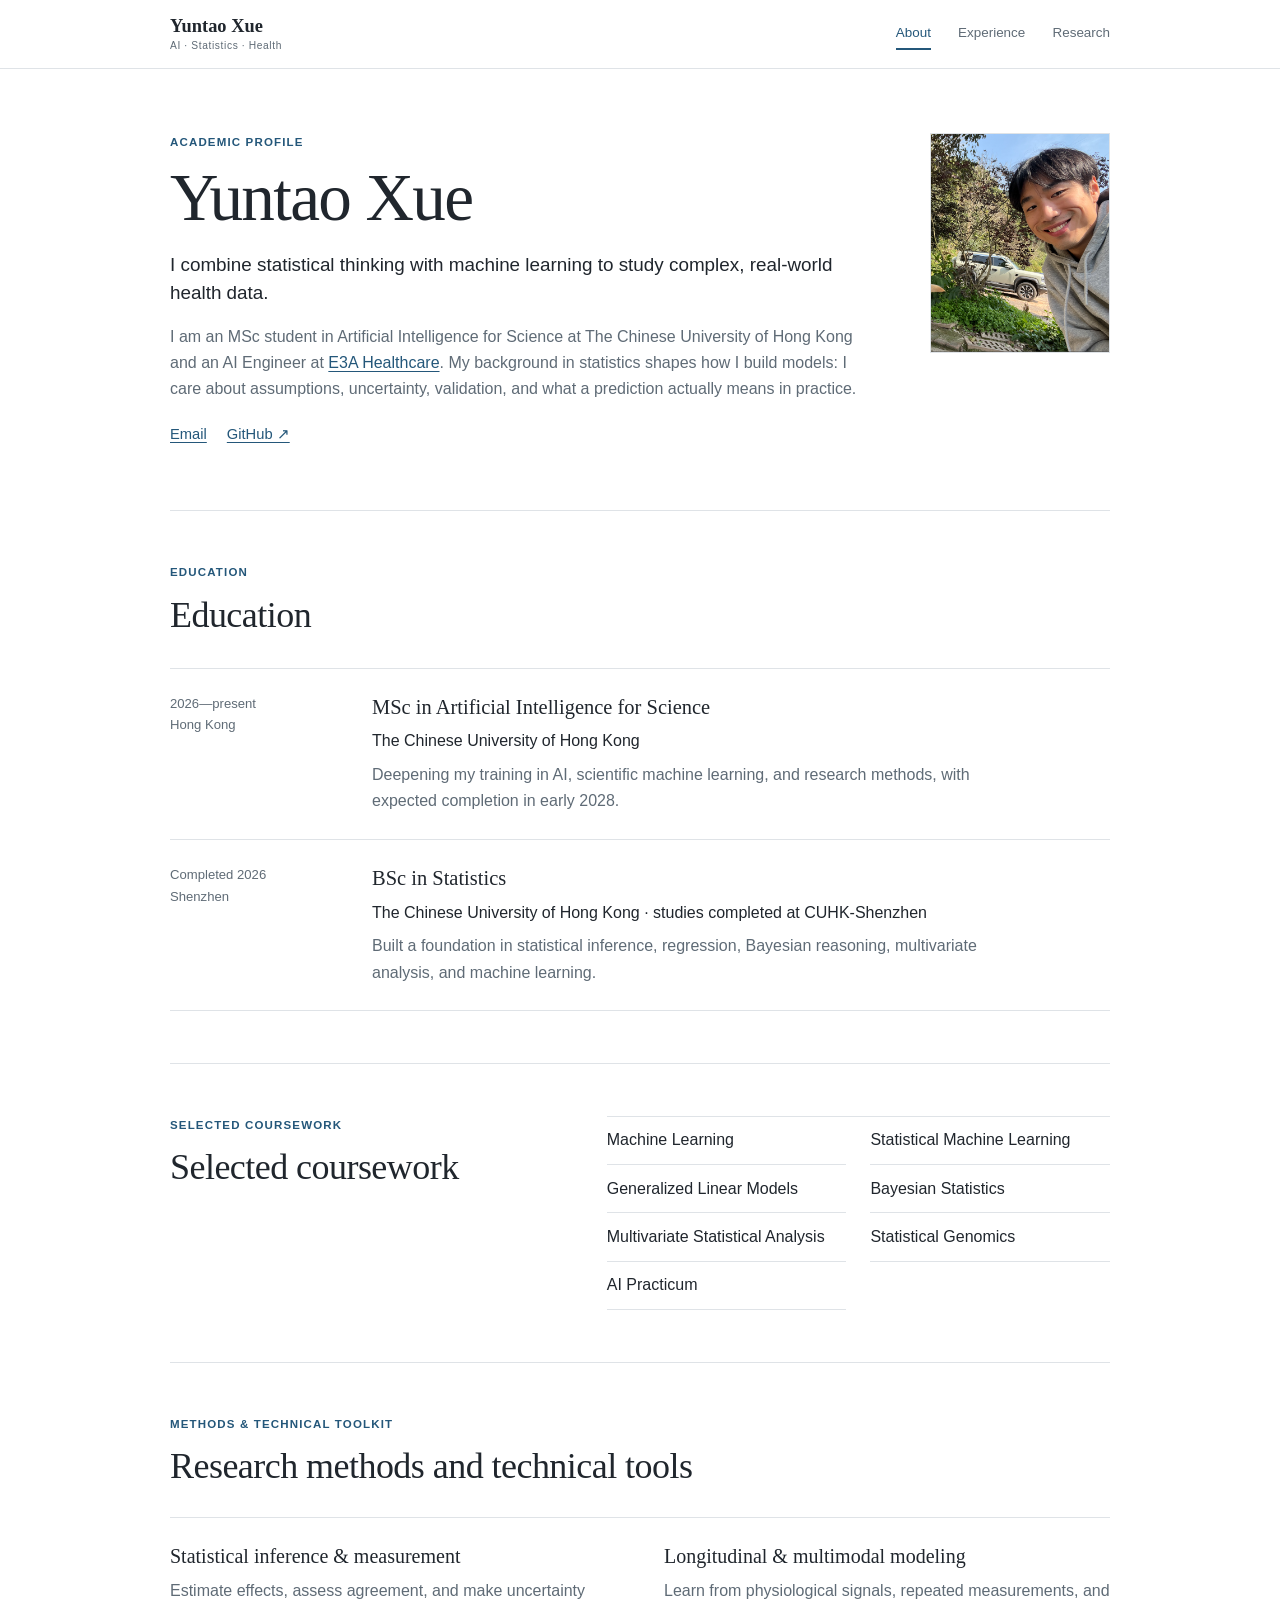
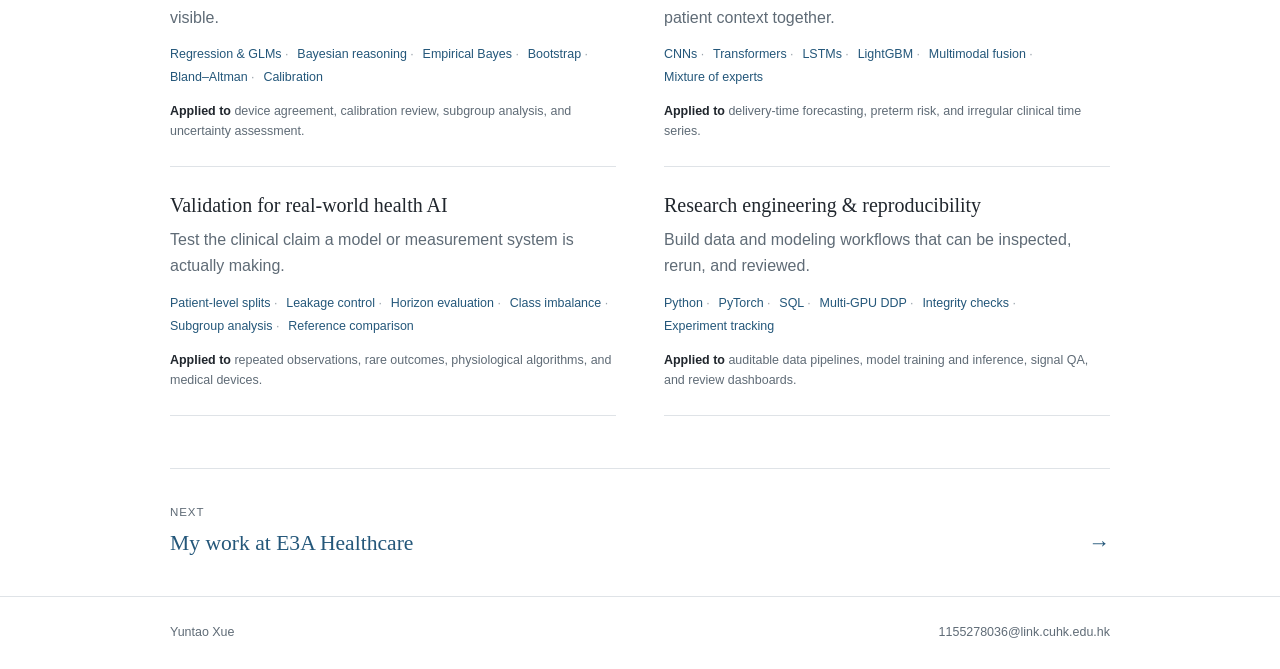
<file: index.html>
<!doctype html>
<html lang="en">
  <head>
    <meta charset="utf-8" />
    <meta name="viewport" content="width=device-width, initial-scale=1" />
    <meta name="description" content="Education, training, and technical skills of Yuntao Xue, an MSc student in Artificial Intelligence for Science at CUHK and AI Engineer at E3A Healthcare." />
    <meta name="theme-color" content="#ffffff" />
    <title>Yuntao Xue | Academic Profile</title>
    <link rel="icon" href="assets/favicon.svg" type="image/svg+xml" />
    <link rel="stylesheet" href="styles.css?v=20261013-academic-v5" />
  </head>
  <body>
    <a class="skip-link" href="#main">Skip to content</a>
    <header class="site-header">
      <div class="shell nav-wrap">
        <a class="brand" href="index.html"><span>Yuntao Xue</span><small>AI · Statistics · Health</small></a>
        <button class="menu-button" type="button" aria-expanded="false" aria-controls="nav-links">Menu</button>
        <nav id="nav-links" aria-label="Main navigation">
          <a class="active" href="index.html">About</a>
          <a href="experience.html">Experience</a>
          <a href="interests.html">Research</a>
        </nav>
      </div>
    </header>

    <main id="main">
      <section class="shell intro intro-profile">
        <div class="intro-copy">
          <p class="label">Academic profile</p>
          <h1>Yuntao Xue</h1>
          <p class="lead">I combine statistical thinking with machine learning to study complex, real-world health data.</p>
          <p class="intro-text">
            I am an MSc student in Artificial Intelligence for Science at The Chinese University of Hong Kong and an AI Engineer at <a class="company-link" href="https://e3ahealth.com/" target="_blank" rel="noreferrer">E3A Healthcare</a>. My background in statistics shapes how I build models: I care about assumptions, uncertainty, validation, and what a prediction actually means in practice.
          </p>
          <div class="inline-links">
            <a href="mailto:1155278036@link.cuhk.edu.hk">Email</a>
            <a href="https://github.com/yuntaoxue2026" target="_blank" rel="noreferrer">GitHub ↗</a>
          </div>
        </div>
        <figure class="portrait">
          <img src="assets/yuntao-xue.png" alt="Portrait of Yuntao Xue" />
        </figure>
      </section>

      <section class="shell page-section" aria-labelledby="education-title">
        <div class="section-heading">
          <p class="label">Education</p>
          <h2 id="education-title">Education</h2>
        </div>
        <div class="timeline">
          <article class="timeline-item">
            <div class="timeline-meta"><span>2026—present</span><span>Hong Kong</span></div>
            <div>
              <h3>MSc in Artificial Intelligence for Science</h3>
              <p class="institution">The Chinese University of Hong Kong</p>
              <p>Deepening my training in AI, scientific machine learning, and research methods, with expected completion in early 2028.</p>
            </div>
          </article>
          <article class="timeline-item">
            <div class="timeline-meta"><span>Completed 2026</span><span>Shenzhen</span></div>
            <div>
              <h3>BSc in Statistics</h3>
              <p class="institution">The Chinese University of Hong Kong · studies completed at CUHK-Shenzhen</p>
              <p>Built a foundation in statistical inference, regression, Bayesian reasoning, multivariate analysis, and machine learning.</p>
            </div>
          </article>
        </div>
      </section>

      <section class="shell page-section two-columns" aria-labelledby="coursework-title">
        <div class="section-heading compact">
          <p class="label">Selected coursework</p>
          <h2 id="coursework-title">Selected coursework</h2>
        </div>
        <ul class="simple-list course-list">
          <li>Machine Learning</li>
          <li>Statistical Machine Learning</li>
          <li>Generalized Linear Models</li>
          <li>Bayesian Statistics</li>
          <li>Multivariate Statistical Analysis</li>
          <li>Statistical Genomics</li>
          <li>AI Practicum</li>
        </ul>
      </section>

      <section class="shell page-section" aria-labelledby="skills-title">
        <div class="section-heading compact">
          <p class="label">Methods &amp; technical toolkit</p>
          <h2 id="skills-title">Research methods and technical tools</h2>
        </div>
        <div class="skill-grid">
          <article class="method-card">
            <span class="method-number">01</span>
            <h3>Statistical inference &amp; measurement</h3>
            <p class="method-purpose">Estimate effects, assess agreement, and make uncertainty visible.</p>
            <div class="method-tags" aria-label="Statistical methods">
              <span>Regression &amp; GLMs</span><span>Bayesian reasoning</span><span>Empirical Bayes</span><span>Bootstrap</span><span>Bland–Altman</span><span>Calibration</span>
            </div>
            <p class="method-application"><strong>Applied to</strong> device agreement, calibration review, subgroup analysis, and uncertainty assessment.</p>
          </article>
          <article class="method-card">
            <span class="method-number">02</span>
            <h3>Longitudinal &amp; multimodal modeling</h3>
            <p class="method-purpose">Learn from physiological signals, repeated measurements, and patient context together.</p>
            <div class="method-tags" aria-label="Machine learning methods">
              <span>CNNs</span><span>Transformers</span><span>LSTMs</span><span>LightGBM</span><span>Multimodal fusion</span><span>Mixture of experts</span>
            </div>
            <p class="method-application"><strong>Applied to</strong> delivery-time forecasting, preterm risk, and irregular clinical time series.</p>
          </article>
          <article class="method-card">
            <span class="method-number">03</span>
            <h3>Validation for real-world health AI</h3>
            <p class="method-purpose">Test the clinical claim a model or measurement system is actually making.</p>
            <div class="method-tags" aria-label="Validation methods">
              <span>Patient-level splits</span><span>Leakage control</span><span>Horizon evaluation</span><span>Class imbalance</span><span>Subgroup analysis</span><span>Reference comparison</span>
            </div>
            <p class="method-application"><strong>Applied to</strong> repeated observations, rare outcomes, physiological algorithms, and medical devices.</p>
          </article>
          <article class="method-card">
            <span class="method-number">04</span>
            <h3>Research engineering &amp; reproducibility</h3>
            <p class="method-purpose">Build data and modeling workflows that can be inspected, rerun, and reviewed.</p>
            <div class="method-tags" aria-label="Engineering tools">
              <span>Python</span><span>PyTorch</span><span>SQL</span><span>Multi-GPU DDP</span><span>Integrity checks</span><span>Experiment tracking</span>
            </div>
            <p class="method-application"><strong>Applied to</strong> auditable data pipelines, model training and inference, signal QA, and review dashboards.</p>
          </article>
        </div>
      </section>

      <section class="shell next-page">
        <p>Next</p>
        <a href="experience.html"><span>My work at E3A Healthcare</span><span>→</span></a>
      </section>
    </main>

    <footer class="site-footer">
      <div class="shell"><span>Yuntao Xue</span><span>1155278036@link.cuhk.edu.hk</span></div>
    </footer>
    <script src="script.js?v=20261012-3page"></script>
  </body>
</html>
</file>
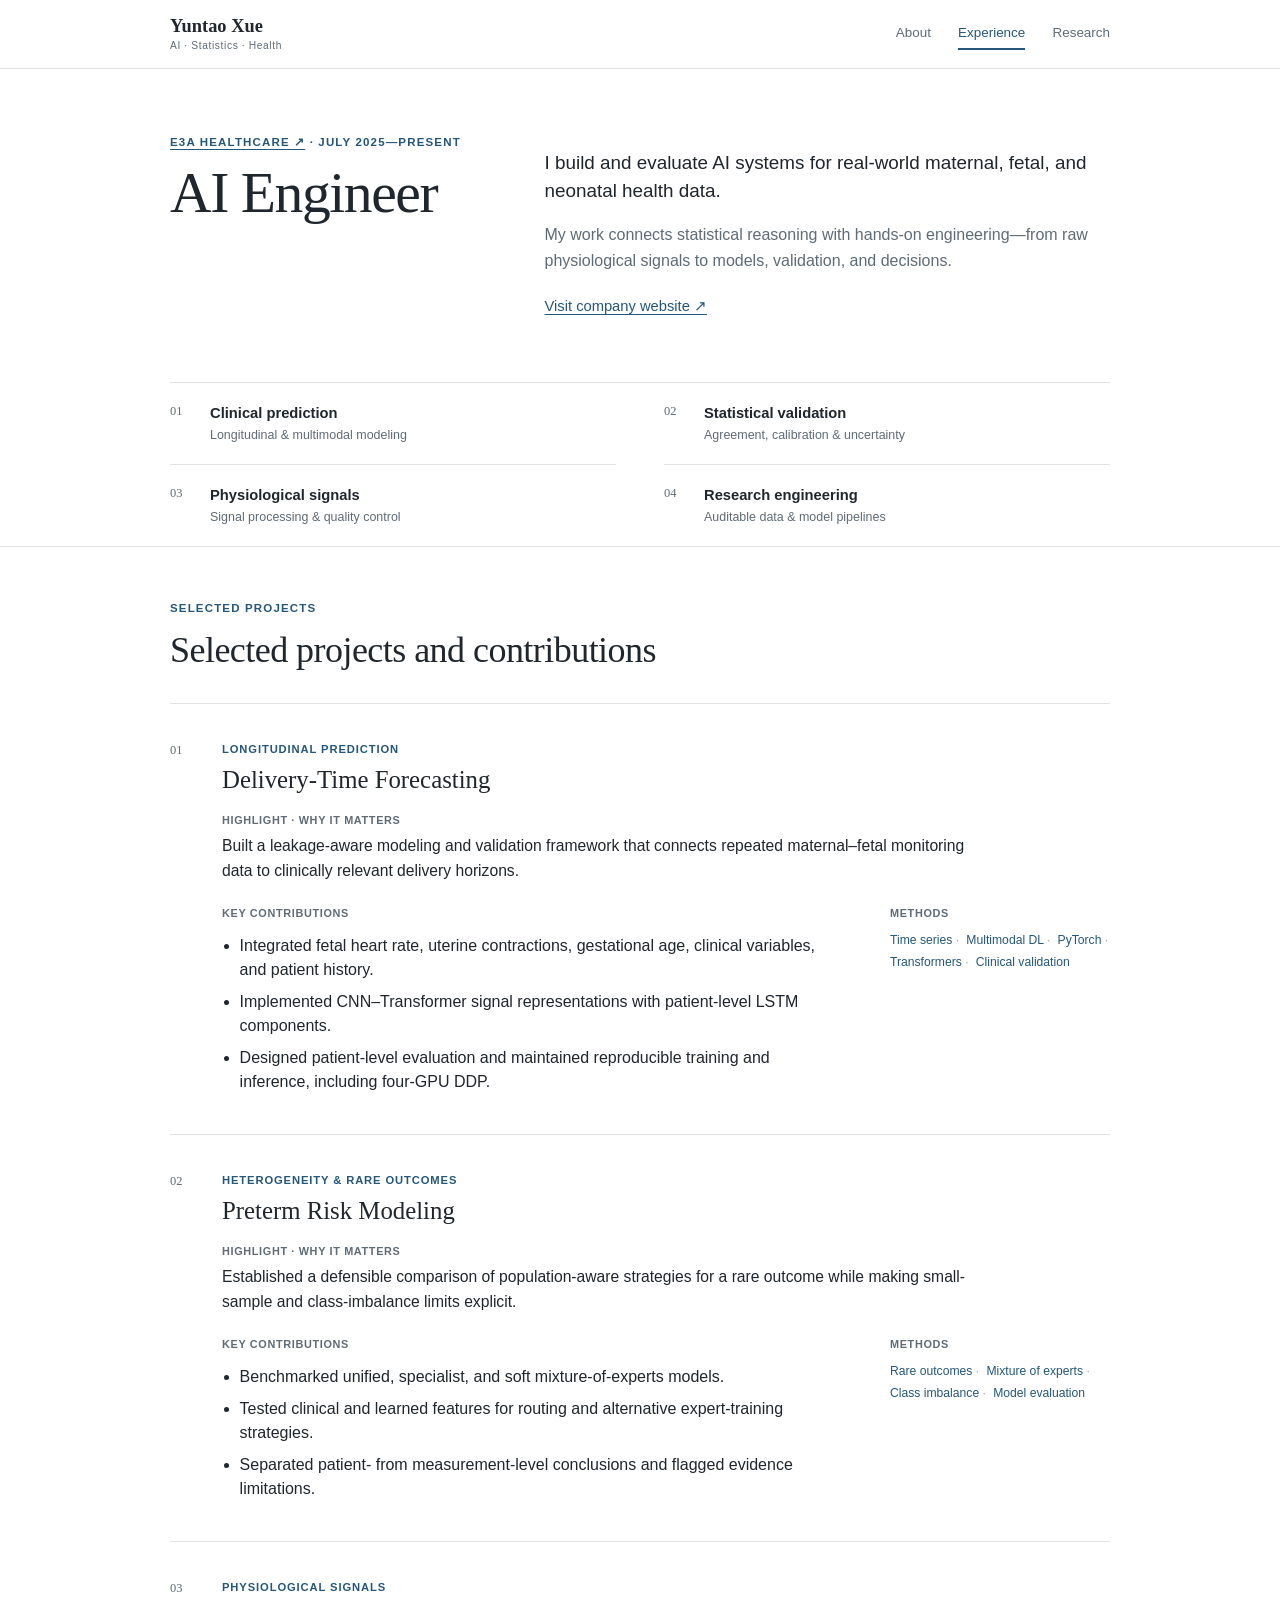
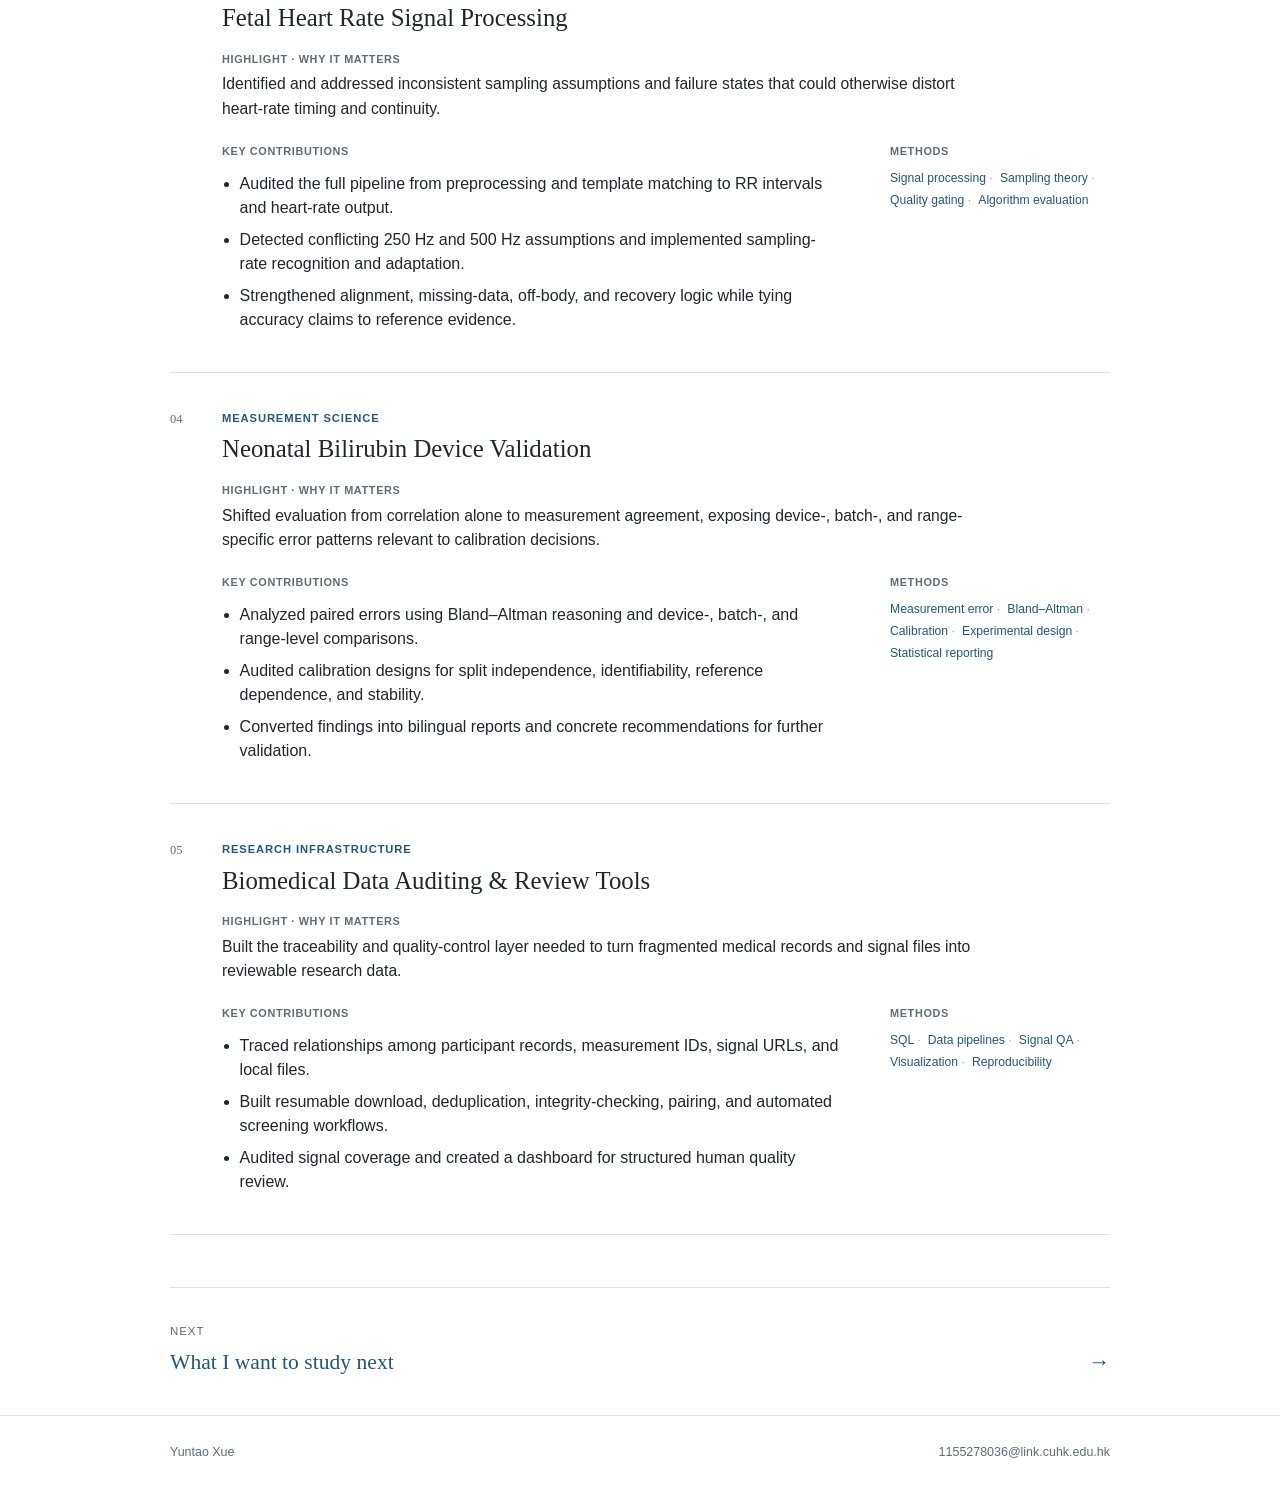
<file: experience.html>
<!doctype html>
<html lang="en">
  <head>
    <meta charset="utf-8" />
    <meta name="viewport" content="width=device-width, initial-scale=1" />
    <meta name="description" content="Yuntao Xue's work as an AI Engineer at E3A Healthcare across longitudinal prediction, physiological signals, medical device validation, and health data infrastructure." />
    <meta name="theme-color" content="#ffffff" />
    <title>Yuntao Xue | E3A Experience</title>
    <link rel="icon" href="assets/favicon.svg" type="image/svg+xml" />
    <link rel="stylesheet" href="styles.css?v=20261013-academic-v5" />
  </head>
  <body>
    <a class="skip-link" href="#main">Skip to content</a>
    <header class="site-header">
      <div class="shell nav-wrap">
        <a class="brand" href="index.html"><span>Yuntao Xue</span><small>AI · Statistics · Health</small></a>
        <button class="menu-button" type="button" aria-expanded="false" aria-controls="nav-links">Menu</button>
        <nav id="nav-links" aria-label="Main navigation">
          <a href="index.html">About</a>
          <a class="active" href="experience.html">Experience</a>
          <a href="interests.html">Research</a>
        </nav>
      </div>
    </header>

    <main id="main">
      <section class="shell intro page-intro experience-intro">
        <div>
          <p class="label"><a class="company-link" href="https://e3ahealth.com/" target="_blank" rel="noreferrer">E3A Healthcare ↗</a> · July 2025—present</p>
          <h1>AI Engineer</h1>
        </div>
        <div class="intro-side">
          <p class="lead">I build and evaluate AI systems for real-world maternal, fetal, and neonatal health data.</p>
          <p>My work connects statistical reasoning with hands-on engineering—from raw physiological signals to models, validation, and decisions.</p>
          <div class="inline-links"><a href="https://e3ahealth.com/" target="_blank" rel="noreferrer">Visit company website ↗</a></div>
        </div>
      </section>

      <section class="expertise-strip" aria-label="Core expertise">
        <div class="shell expertise-grid">
          <div><span>01</span><strong>Clinical prediction</strong><small>Longitudinal &amp; multimodal modeling</small></div>
          <div><span>02</span><strong>Statistical validation</strong><small>Agreement, calibration &amp; uncertainty</small></div>
          <div><span>03</span><strong>Physiological signals</strong><small>Signal processing &amp; quality control</small></div>
          <div><span>04</span><strong>Research engineering</strong><small>Auditable data &amp; model pipelines</small></div>
        </div>
      </section>

      <section class="shell page-section projects-section" aria-labelledby="projects-title">
        <div class="section-heading project-heading">
          <p class="label">Selected projects</p>
          <h2 id="projects-title">Selected projects and contributions</h2>
        </div>

        <div class="project-stack">
          <article class="project-card">
            <div class="project-card-head">
              <span class="project-number">01</span>
              <div>
                <p class="project-domain">Longitudinal prediction</p>
                <h3>Delivery-Time Forecasting</h3>
                <div class="project-highlight"><span>Highlight · Why it matters</span><p>Built a leakage-aware modeling and validation framework that connects repeated maternal–fetal monitoring data to clinically relevant delivery horizons.</p></div>
              </div>
            </div>
            <div class="project-card-body">
              <div class="project-contribution">
                <p class="contribution-label">Key contributions</p>
                <ul>
                  <li>Integrated fetal heart rate, uterine contractions, gestational age, clinical variables, and patient history.</li>
                  <li>Implemented CNN–Transformer signal representations with patient-level LSTM components.</li>
                  <li>Designed patient-level evaluation and maintained reproducible training and inference, including four-GPU DDP.</li>
                </ul>
              </div>
              <div class="expertise-tags" aria-label="Expertise used"><span>Time series</span><span>Multimodal DL</span><span>PyTorch</span><span>Transformers</span><span>Clinical validation</span></div>
            </div>
          </article>

          <article class="project-card">
            <div class="project-card-head">
              <span class="project-number">02</span>
              <div>
                <p class="project-domain">Heterogeneity &amp; rare outcomes</p>
                <h3>Preterm Risk Modeling</h3>
                <div class="project-highlight"><span>Highlight · Why it matters</span><p>Established a defensible comparison of population-aware strategies for a rare outcome while making small-sample and class-imbalance limits explicit.</p></div>
              </div>
            </div>
            <div class="project-card-body">
              <div class="project-contribution">
                <p class="contribution-label">Key contributions</p>
                <ul>
                  <li>Benchmarked unified, specialist, and soft mixture-of-experts models.</li>
                  <li>Tested clinical and learned features for routing and alternative expert-training strategies.</li>
                  <li>Separated patient- from measurement-level conclusions and flagged evidence limitations.</li>
                </ul>
              </div>
              <div class="expertise-tags" aria-label="Expertise used"><span>Rare outcomes</span><span>Mixture of experts</span><span>Class imbalance</span><span>Model evaluation</span></div>
            </div>
          </article>

          <article class="project-card">
            <div class="project-card-head">
              <span class="project-number">03</span>
              <div>
                <p class="project-domain">Physiological signals</p>
                <h3>Fetal Heart Rate Signal Processing</h3>
                <div class="project-highlight"><span>Highlight · Why it matters</span><p>Identified and addressed inconsistent sampling assumptions and failure states that could otherwise distort heart-rate timing and continuity.</p></div>
              </div>
            </div>
            <div class="project-card-body">
              <div class="project-contribution">
                <p class="contribution-label">Key contributions</p>
                <ul>
                  <li>Audited the full pipeline from preprocessing and template matching to RR intervals and heart-rate output.</li>
                  <li>Detected conflicting 250 Hz and 500 Hz assumptions and implemented sampling-rate recognition and adaptation.</li>
                  <li>Strengthened alignment, missing-data, off-body, and recovery logic while tying accuracy claims to reference evidence.</li>
                </ul>
              </div>
              <div class="expertise-tags" aria-label="Expertise used"><span>Signal processing</span><span>Sampling theory</span><span>Quality gating</span><span>Algorithm evaluation</span></div>
            </div>
          </article>

          <article class="project-card">
            <div class="project-card-head">
              <span class="project-number">04</span>
              <div>
                <p class="project-domain">Measurement science</p>
                <h3>Neonatal Bilirubin Device Validation</h3>
                <div class="project-highlight"><span>Highlight · Why it matters</span><p>Shifted evaluation from correlation alone to measurement agreement, exposing device-, batch-, and range-specific error patterns relevant to calibration decisions.</p></div>
              </div>
            </div>
            <div class="project-card-body">
              <div class="project-contribution">
                <p class="contribution-label">Key contributions</p>
                <ul>
                  <li>Analyzed paired errors using Bland–Altman reasoning and device-, batch-, and range-level comparisons.</li>
                  <li>Audited calibration designs for split independence, identifiability, reference dependence, and stability.</li>
                  <li>Converted findings into bilingual reports and concrete recommendations for further validation.</li>
                </ul>
              </div>
              <div class="expertise-tags" aria-label="Expertise used"><span>Measurement error</span><span>Bland–Altman</span><span>Calibration</span><span>Experimental design</span><span>Statistical reporting</span></div>
            </div>
          </article>

          <article class="project-card">
            <div class="project-card-head">
              <span class="project-number">05</span>
              <div>
                <p class="project-domain">Research infrastructure</p>
                <h3>Biomedical Data Auditing &amp; Review Tools</h3>
                <div class="project-highlight"><span>Highlight · Why it matters</span><p>Built the traceability and quality-control layer needed to turn fragmented medical records and signal files into reviewable research data.</p></div>
              </div>
            </div>
            <div class="project-card-body">
              <div class="project-contribution">
                <p class="contribution-label">Key contributions</p>
                <ul>
                  <li>Traced relationships among participant records, measurement IDs, signal URLs, and local files.</li>
                  <li>Built resumable download, deduplication, integrity-checking, pairing, and automated screening workflows.</li>
                  <li>Audited signal coverage and created a dashboard for structured human quality review.</li>
                </ul>
              </div>
              <div class="expertise-tags" aria-label="Expertise used"><span>SQL</span><span>Data pipelines</span><span>Signal QA</span><span>Visualization</span><span>Reproducibility</span></div>
            </div>
          </article>
        </div>
      </section>

      <section class="shell next-page">
        <p>Next</p>
        <a href="interests.html"><span>What I want to study next</span><span>→</span></a>
      </section>
    </main>

    <footer class="site-footer">
      <div class="shell"><span>Yuntao Xue</span><span>1155278036@link.cuhk.edu.hk</span></div>
    </footer>
    <script src="script.js?v=20261012-exp-v2"></script>
  </body>
</html>
</file>
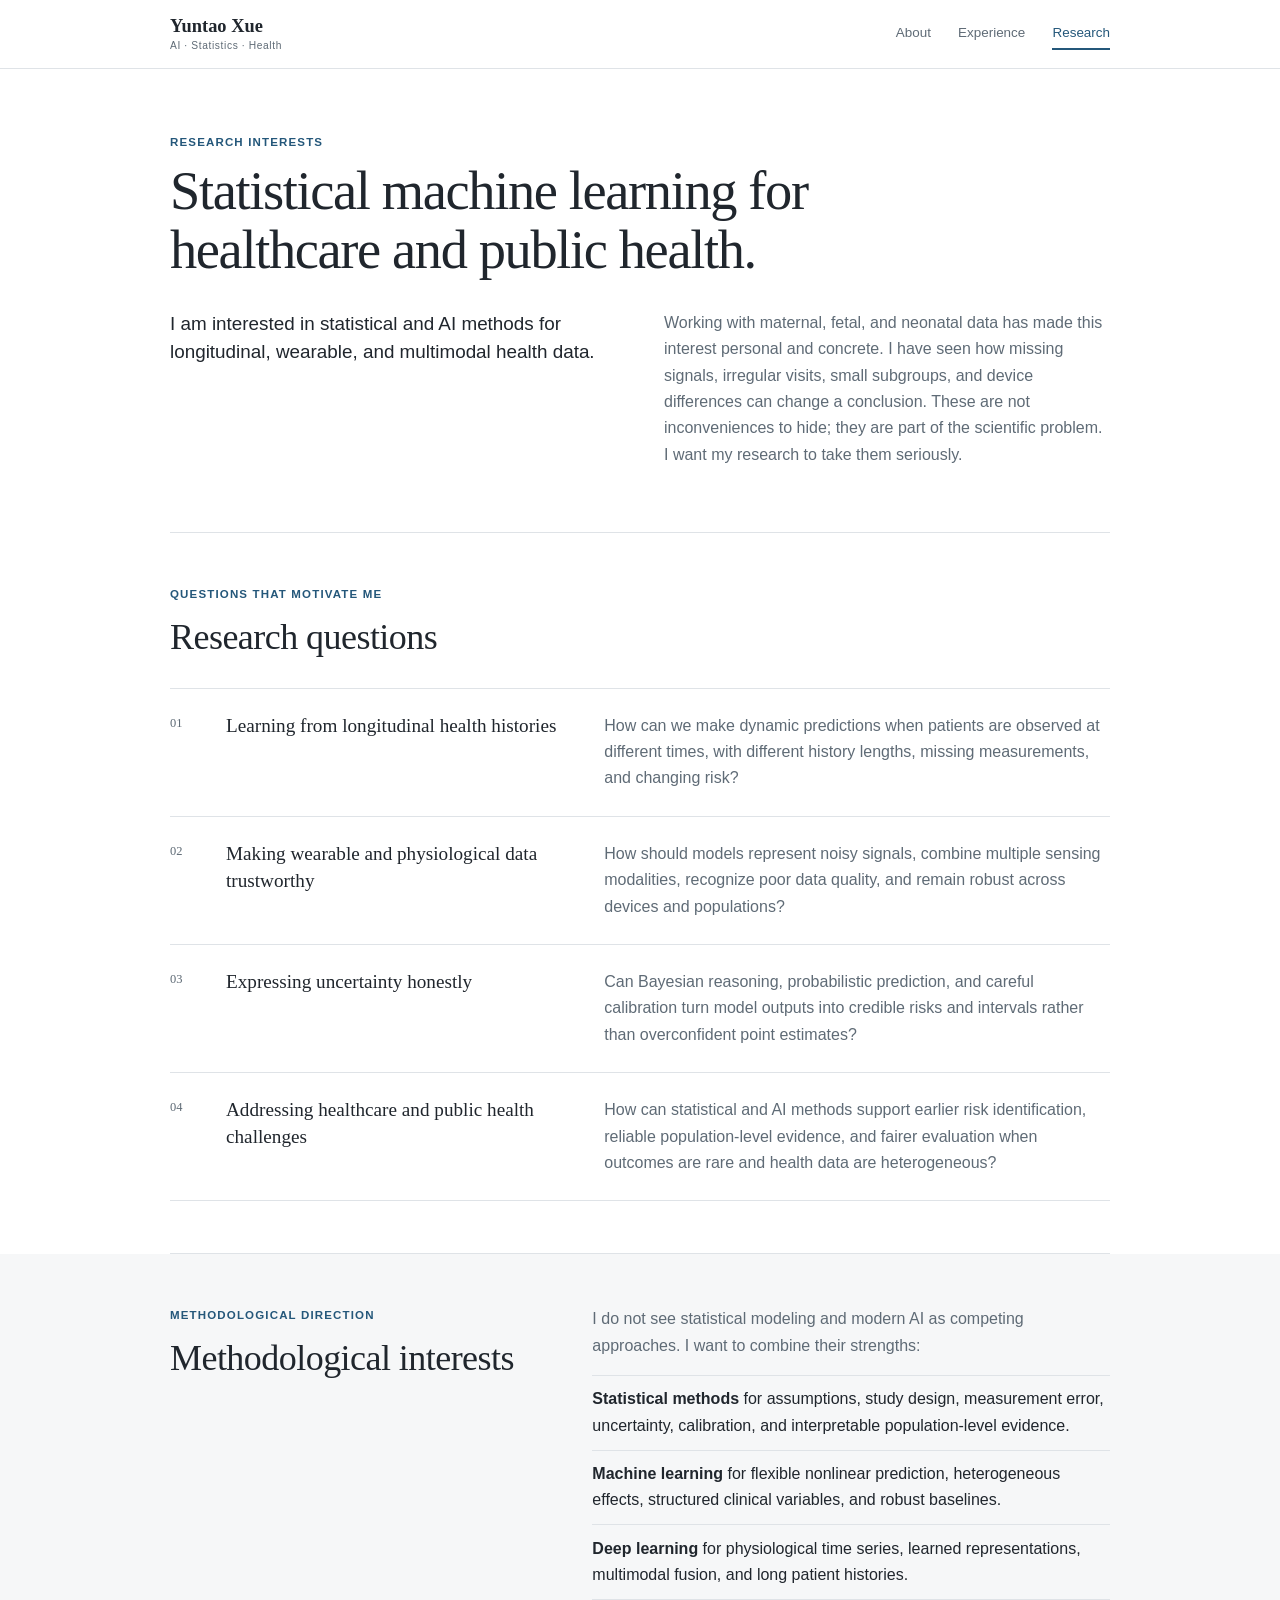
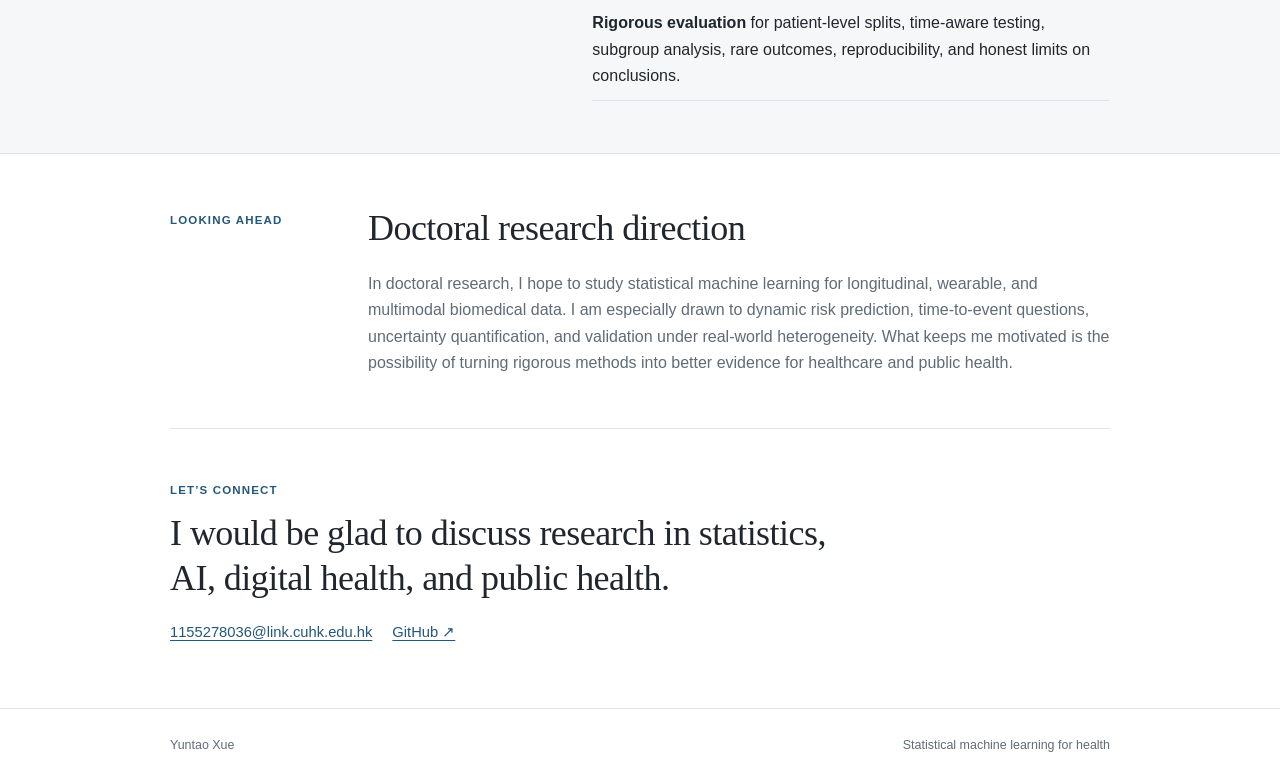
<file: interests.html>
<!doctype html>
<html lang="en">
  <head>
    <meta charset="utf-8" />
    <meta name="viewport" content="width=device-width, initial-scale=1" />
    <meta name="description" content="Yuntao Xue's research interests in statistical machine learning, deep learning, longitudinal health data, wearable sensing, and public health." />
    <meta name="theme-color" content="#ffffff" />
    <title>Yuntao Xue | Research Interests</title>
    <link rel="icon" href="assets/favicon.svg" type="image/svg+xml" />
    <link rel="stylesheet" href="styles.css?v=20261013-academic-v5" />
  </head>
  <body>
    <a class="skip-link" href="#main">Skip to content</a>
    <header class="site-header">
      <div class="shell nav-wrap">
        <a class="brand" href="index.html"><span>Yuntao Xue</span><small>AI · Statistics · Health</small></a>
        <button class="menu-button" type="button" aria-expanded="false" aria-controls="nav-links">Menu</button>
        <nav id="nav-links" aria-label="Main navigation">
          <a href="index.html">About</a>
          <a href="experience.html">Experience</a>
          <a class="active" href="interests.html">Research</a>
        </nav>
      </div>
    </header>

    <main id="main">
      <section class="shell intro interest-intro">
        <p class="label">Research interests</p>
        <h1>Statistical machine learning for healthcare and public health.</h1>
        <div class="interest-opening">
          <p class="lead">I am interested in statistical and AI methods for longitudinal, wearable, and multimodal health data.</p>
          <p>
            Working with maternal, fetal, and neonatal data has made this interest personal and concrete. I have seen how missing signals, irregular visits, small subgroups, and device differences can change a conclusion. These are not inconveniences to hide; they are part of the scientific problem. I want my research to take them seriously.
          </p>
        </div>
      </section>

      <section class="shell page-section" aria-labelledby="questions-title">
        <div class="section-heading compact">
          <p class="label">Questions that motivate me</p>
          <h2 id="questions-title">Research questions</h2>
        </div>
        <div class="interest-list">
          <article>
            <span>01</span>
            <h3>Learning from longitudinal health histories</h3>
            <p>How can we make dynamic predictions when patients are observed at different times, with different history lengths, missing measurements, and changing risk?</p>
          </article>
          <article>
            <span>02</span>
            <h3>Making wearable and physiological data trustworthy</h3>
            <p>How should models represent noisy signals, combine multiple sensing modalities, recognize poor data quality, and remain robust across devices and populations?</p>
          </article>
          <article>
            <span>03</span>
            <h3>Expressing uncertainty honestly</h3>
            <p>Can Bayesian reasoning, probabilistic prediction, and careful calibration turn model outputs into credible risks and intervals rather than overconfident point estimates?</p>
          </article>
          <article>
            <span>04</span>
            <h3>Addressing healthcare and public health challenges</h3>
            <p>How can statistical and AI methods support earlier risk identification, reliable population-level evidence, and fairer evaluation when outcomes are rare and health data are heterogeneous?</p>
          </article>
        </div>
      </section>

      <section class="methods-band" aria-labelledby="methods-title">
        <div class="shell methods-grid">
          <div class="section-heading compact">
            <p class="label">Methodological direction</p>
            <h2 id="methods-title">Methodological interests</h2>
          </div>
          <div class="methods-copy">
            <p>I do not see statistical modeling and modern AI as competing approaches. I want to combine their strengths:</p>
            <ul class="simple-list">
              <li><strong>Statistical methods</strong> for assumptions, study design, measurement error, uncertainty, calibration, and interpretable population-level evidence.</li>
              <li><strong>Machine learning</strong> for flexible nonlinear prediction, heterogeneous effects, structured clinical variables, and robust baselines.</li>
              <li><strong>Deep learning</strong> for physiological time series, learned representations, multimodal fusion, and long patient histories.</li>
              <li><strong>Rigorous evaluation</strong> for patient-level splits, time-aware testing, subgroup analysis, rare outcomes, reproducibility, and honest limits on conclusions.</li>
            </ul>
          </div>
        </div>
      </section>

      <section class="shell page-section future-section">
        <p class="label">Looking ahead</p>
        <h2>Doctoral research direction</h2>
        <p>
          In doctoral research, I hope to study statistical machine learning for longitudinal, wearable, and multimodal biomedical data. I am especially drawn to dynamic risk prediction, time-to-event questions, uncertainty quantification, and validation under real-world heterogeneity. What keeps me motivated is the possibility of turning rigorous methods into better evidence for healthcare and public health.
        </p>
      </section>

      <section class="shell contact-block">
        <p class="label">Let’s connect</p>
        <h2>I would be glad to discuss research in statistics, AI, digital health, and public health.</h2>
        <div class="inline-links">
          <a href="mailto:1155278036@link.cuhk.edu.hk">1155278036@link.cuhk.edu.hk</a>
          <a href="https://github.com/yuntaoxue2026" target="_blank" rel="noreferrer">GitHub ↗</a>
        </div>
      </section>
    </main>

    <footer class="site-footer">
      <div class="shell"><span>Yuntao Xue</span><span>Statistical machine learning for health</span></div>
    </footer>
    <script src="script.js?v=20261012-3page"></script>
  </body>
</html>
</file>
<file: styles.css>
:root {
  --bg: #ffffff;
  --surface: #f6f7f8;
  --text: #20262d;
  --muted: #5f6b76;
  --line: #dfe3e7;
  --accent: #24577a;
  --shell: 940px;
  --sans: -apple-system, BlinkMacSystemFont, "Segoe UI", Helvetica, Arial, sans-serif;
  --serif: Georgia, "Times New Roman", serif;
}

* { box-sizing: border-box; }
html { scroll-behavior: smooth; }
body { margin: 0; color: var(--text); background: var(--bg); font-family: var(--sans); font-size: 16px; line-height: 1.65; }
::selection { color: #fff; background: var(--accent); }
a { color: var(--accent); text-underline-offset: 3px; }
.shell { width: min(var(--shell), calc(100% - 48px)); margin-inline: auto; }
.skip-link { position: fixed; left: 1rem; top: -5rem; z-index: 100; padding: .6rem .9rem; color: #fff; background: var(--accent); }
.skip-link:focus { top: 1rem; }

.site-header { position: sticky; top: 0; z-index: 20; background: rgba(255,255,255,.96); border-bottom: 1px solid var(--line); }
.nav-wrap { min-height: 68px; display: flex; align-items: center; justify-content: space-between; gap: 2rem; }
.brand { display: flex; flex-direction: column; color: var(--text); text-decoration: none; line-height: 1.2; }
.brand span { font-family: var(--serif); font-size: 1.15rem; font-weight: 700; }
.brand small { margin-top: .2rem; color: var(--muted); font-size: .64rem; letter-spacing: .06em; }
nav { display: flex; align-items: center; gap: 1.7rem; }
nav a { padding-block: 4px; color: var(--muted); border-bottom: 2px solid transparent; font-size: .84rem; text-decoration: none; }
nav a:hover, nav a.active { color: var(--accent); border-color: var(--accent); }
.menu-button { display: none; padding: .4rem .65rem; color: var(--text); background: #fff; border: 1px solid var(--line); font: inherit; font-size: .82rem; }

h1, h2, h3, p { overflow-wrap: break-word; }
h1 { margin: 0; font-family: var(--serif); font-size: clamp(2.65rem, 6vw, 4.2rem); font-weight: 400; line-height: 1.08; letter-spacing: -.025em; }
h2 { margin: 0; font-family: var(--serif); font-size: clamp(1.65rem, 3vw, 2.25rem); font-weight: 400; line-height: 1.25; letter-spacing: -.015em; }
h3 { margin: 0; font-size: 1.12rem; line-height: 1.4; }
.label { margin: 0 0 .65rem; color: var(--accent); font-size: .72rem; font-weight: 700; text-transform: uppercase; letter-spacing: .1em; }
.lead { max-width: 700px; margin: 1rem 0 0; color: var(--text); font-size: 1.18rem; line-height: 1.5; }
.intro-text { max-width: 700px; margin: 1rem 0 0; color: var(--muted); }
.company-link { color: var(--accent); }
.inline-links { display: flex; flex-wrap: wrap; gap: .6rem 1.25rem; margin-top: 1.2rem; }
.inline-links a { font-size: .92rem; }

.intro { padding-block: 64px; border-bottom: 1px solid var(--line); }
.intro-profile { min-height: auto; display: grid; grid-template-columns: minmax(0, 1fr) 180px; align-items: start; gap: 64px; }
.portrait { width: 180px; height: 220px; margin: 0; border: 1px solid var(--line); overflow: hidden; }
.portrait img { width: 100%; height: 100%; display: block; object-fit: cover; object-position: 62% 42%; }

.page-section { padding-block: 52px; border-bottom: 1px solid var(--line); }
.section-heading { max-width: 720px; margin-bottom: 30px; }
.section-heading.compact { margin-bottom: 28px; }
.timeline { border-top: 1px solid var(--line); }
.timeline-item { display: grid; grid-template-columns: 170px 1fr; gap: 2rem; padding-block: 24px; border-bottom: 1px solid var(--line); }
.timeline-meta { display: flex; flex-direction: column; color: var(--muted); font-size: .82rem; }
.timeline-item h3 { font-family: var(--serif); font-size: 1.28rem; font-weight: 400; }
.timeline-item p { max-width: 650px; margin: .45rem 0 0; color: var(--muted); }
.timeline-item .institution { color: var(--text); }
.two-columns { display: grid; grid-template-columns: 1fr 1.35fr; gap: 64px; align-items: start; }
.simple-list { padding: 0; margin: 0; list-style: none; border-top: 1px solid var(--line); }
.simple-list li { padding: .65rem 0; border-bottom: 1px solid var(--line); }
.course-list { display: grid; grid-template-columns: repeat(2, 1fr); column-gap: 1.5rem; }

.skill-grid { display: grid; grid-template-columns: repeat(2, 1fr); column-gap: 48px; border-top: 1px solid var(--line); }
.skill-grid article { min-height: 0; padding: 24px 0; background: transparent; border-bottom: 1px solid var(--line); }
.method-number { display: none; }
.skill-grid .method-card h3 { max-width: none; margin: 0; color: var(--text); font-family: var(--serif); font-size: 1.25rem; font-weight: 400; }
.skill-grid .method-purpose { margin: .5rem 0 0; color: var(--muted); }
.method-tags { display: flex; flex-wrap: wrap; gap: .15rem .55rem; margin-top: .8rem; }
.method-tags span { padding: 0; color: var(--accent); background: transparent; border: 0; border-radius: 0; font-size: .78rem; }
.method-tags span:not(:last-child)::after { content: " ·"; color: #9aa3ab; }
.skill-grid .method-application { margin: .85rem 0 0; padding: 0; color: var(--muted); border: 0; font-size: .78rem; }
.method-application strong { color: var(--text); font-size: inherit; text-transform: none; letter-spacing: 0; }

.next-page { padding-block: 34px; }
.next-page > p { margin: 0 0 .25rem; color: var(--muted); font-size: .72rem; text-transform: uppercase; letter-spacing: .08em; }
.next-page a { display: flex; justify-content: space-between; gap: 1rem; font-family: var(--serif); font-size: 1.35rem; text-decoration: none; }

.page-intro { min-height: auto; display: grid; grid-template-columns: .7fr 1.3fr; gap: 70px; align-items: start; }
.page-intro h1 { font-size: clamp(2.5rem, 5vw, 3.6rem); }
.intro-side > p:not(.lead) { color: var(--muted); }
.experience-intro { min-height: auto; }
.experience-intro .lead { font-size: 1.18rem; }
.expertise-strip { border-bottom: 1px solid var(--line); }
.expertise-grid { display: grid; grid-template-columns: repeat(2, 1fr); column-gap: 48px; }
.expertise-grid > div { min-height: 0; padding: 18px 0; border-bottom: 1px solid var(--line); display: grid; grid-template-columns: 28px 1fr; gap: 0 12px; }
.expertise-grid > div:nth-last-child(-n+2) { border-bottom: 0; }
.expertise-grid span { grid-row: 1 / 3; color: var(--muted); font-family: var(--serif); font-size: .78rem; }
.expertise-grid strong { font-size: .92rem; }
.expertise-grid small { color: var(--muted); font-size: .78rem; }

.projects-section { padding-top: 52px; }
.project-heading { max-width: 760px; }
.project-stack { border-top: 1px solid var(--line); }
.project-card { padding: 36px 0; background: transparent; border: 0; border-bottom: 1px solid var(--line); }
.project-card-head { display: grid; grid-template-columns: 36px 1fr; gap: 1rem; }
.project-number { color: var(--muted); font-family: var(--serif); font-size: .78rem; }
.project-domain { margin: 0 0 .3rem; color: var(--accent); font-size: .7rem; font-weight: 700; text-transform: uppercase; letter-spacing: .08em; }
.project-card h3 { max-width: 760px; font-family: var(--serif); font-size: 1.55rem; font-weight: 400; }
.project-highlight { max-width: 760px; margin-top: .9rem; padding: 0; background: transparent; border: 0; }
.project-highlight span { display: block; color: var(--muted); font-size: .68rem; font-weight: 700; text-transform: uppercase; letter-spacing: .06em; }
.project-highlight p { margin: .25rem 0 0; color: var(--text); font-size: .98rem; line-height: 1.55; }
.project-card-body { display: grid; grid-template-columns: minmax(0, 1fr) 220px; gap: 48px; margin: 22px 0 0 52px; padding: 0; border: 0; }
.contribution-label { margin: 0 0 .45rem; color: var(--muted); font-size: .68rem; font-weight: 700; text-transform: uppercase; letter-spacing: .06em; }
.project-contribution ul { padding-left: 1.1rem; margin: 0; }
.project-contribution li { padding: .25rem 0; color: var(--text); line-height: 1.5; }
.project-contribution li::before { display: none; }
.expertise-tags { align-content: start; display: flex; flex-wrap: wrap; gap: .12rem .45rem; }
.expertise-tags::before { content: "Methods"; flex-basis: 100%; margin-bottom: .3rem; color: var(--muted); font-size: .68rem; font-weight: 700; text-transform: uppercase; letter-spacing: .06em; }
.expertise-tags span { padding: 0; color: var(--accent); background: transparent; border: 0; border-radius: 0; font-size: .76rem; }
.expertise-tags span:not(:last-child)::after { content: " ·"; color: #9aa3ab; }
.reflection { padding-block: 48px; border-bottom: 1px solid var(--line); }
blockquote { max-width: 760px; margin: 0; font-family: var(--serif); font-size: 1.35rem; line-height: 1.5; }

.interest-intro { min-height: auto; }
.interest-intro h1 { max-width: 820px; font-size: clamp(2.3rem, 5vw, 3.4rem); }
.interest-opening { display: grid; grid-template-columns: 1fr 1fr; gap: 48px; margin-top: 30px; }
.interest-opening .lead, .interest-opening > p:last-child { margin: 0; }
.interest-opening > p:last-child { color: var(--muted); }
.interest-list { border-top: 1px solid var(--line); }
.interest-list article { display: grid; grid-template-columns: 36px .85fr 1.2fr; gap: 1.25rem; padding-block: 24px; border-bottom: 1px solid var(--line); }
.interest-list article > span { color: var(--muted); font-family: var(--serif); font-size: .78rem; }
.interest-list h3 { font-family: var(--serif); font-size: 1.2rem; font-weight: 400; }
.interest-list p { margin: 0; color: var(--muted); }
.methods-band { padding-block: 52px; background: var(--surface); border-bottom: 1px solid var(--line); }
.methods-grid { display: grid; grid-template-columns: .9fr 1.3fr; gap: 64px; }
.methods-copy > p { margin-top: 0; color: var(--muted); }
.methods-copy strong { color: var(--text); }
.future-section { display: grid; grid-template-columns: 150px 1fr; gap: 20px 48px; }
.future-section .label { margin-top: .35rem; }
.future-section > p:last-child { grid-column: 2; margin: 0; color: var(--muted); }
.contact-block { padding-block: 52px 64px; }
.contact-block h2 { max-width: 700px; }

.site-footer { color: var(--muted); background: #fff; border-top: 1px solid var(--line); }
.site-footer .shell { min-height: 72px; display: flex; align-items: center; justify-content: space-between; gap: 1rem; font-size: .78rem; }

@media (max-width: 760px) {
  .menu-button { display: block; }
  nav { position: absolute; left: 0; right: 0; top: 67px; display: none; padding: 1rem 24px; background: #fff; border-bottom: 1px solid var(--line); }
  nav.open { display: flex; flex-direction: column; align-items: flex-start; gap: .65rem; }
  .intro-profile { grid-template-columns: 1fr 150px; gap: 36px; }
  .portrait { width: 150px; height: 185px; }
  .page-intro, .two-columns, .methods-grid { grid-template-columns: 1fr; gap: 26px; }
  .project-card-body { grid-template-columns: 1fr; gap: 20px; }
  .interest-opening { grid-template-columns: 1fr; gap: 18px; }
  .interest-list article { grid-template-columns: 28px 1fr; }
  .interest-list h3, .interest-list p { grid-column: 2; }
  .future-section { grid-template-columns: 1fr; }
  .future-section > p:last-child { grid-column: 1; }
}

@media (max-width: 540px) {
  .shell { width: min(var(--shell), calc(100% - 32px)); }
  .intro, .page-section, .methods-band, .contact-block { padding-block: 42px; }
  .intro-profile { grid-template-columns: 1fr; }
  .portrait { grid-row: 1; width: 120px; height: 148px; }
  h1 { font-size: 2.55rem; }
  .timeline-item { grid-template-columns: 1fr; gap: .75rem; }
  .timeline-meta { flex-direction: row; gap: 1rem; }
  .course-list, .skill-grid, .expertise-grid { grid-template-columns: 1fr; }
  .skill-grid { column-gap: 0; }
  .expertise-grid > div:nth-last-child(2) { border-bottom: 1px solid var(--line); }
  .project-card-head { grid-template-columns: 26px 1fr; }
  .project-card-body { margin-left: 42px; }
  .site-footer .shell { padding-block: 1rem; flex-direction: column; align-items: flex-start; justify-content: center; }
}

@media (prefers-reduced-motion: reduce) { html { scroll-behavior: auto; } }
</file>
